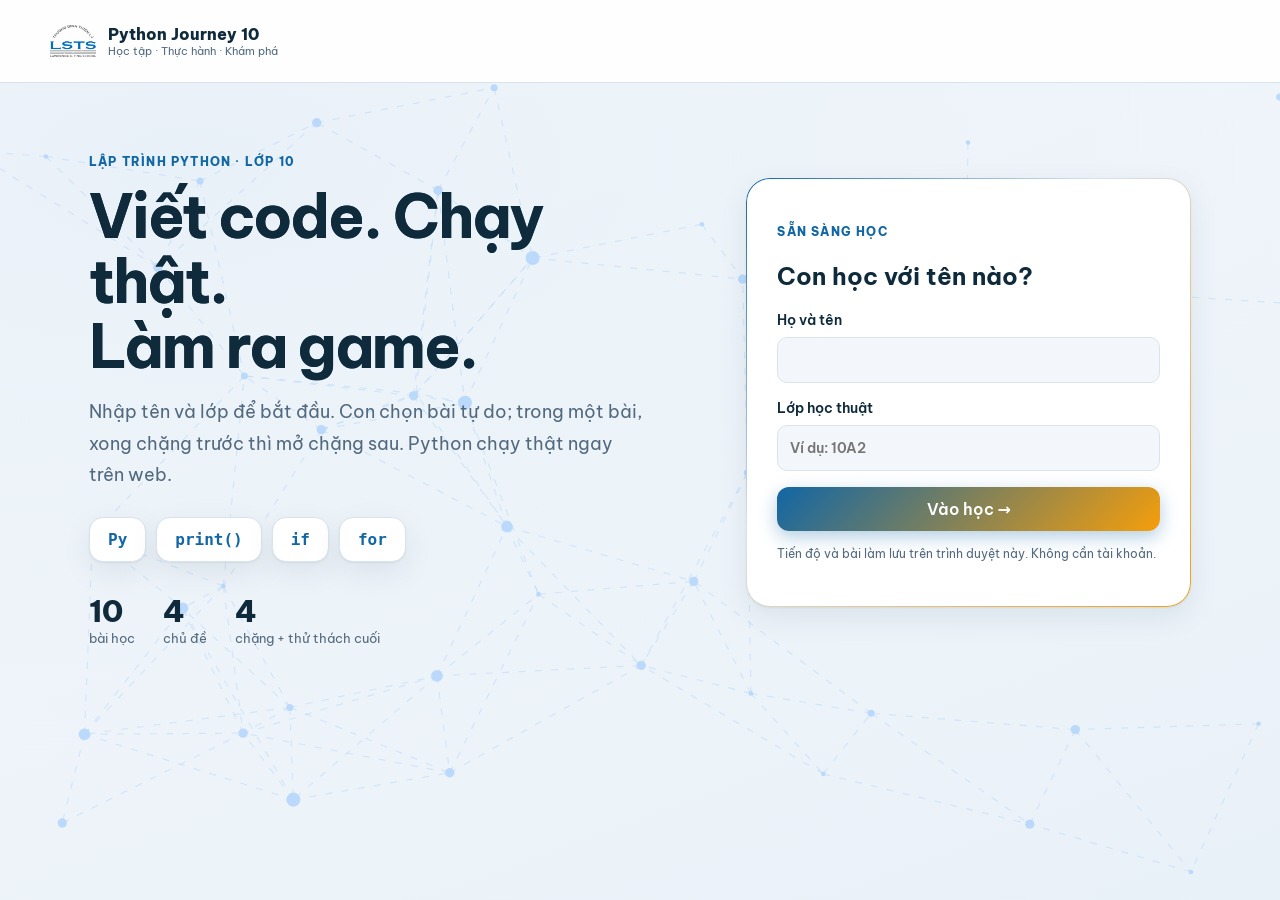
<file: index.html>
<!doctype html><html lang="vi"><head><meta charset="utf-8"><meta name="viewport" content="width=device-width,initial-scale=1"><meta name="theme-color" content="#1166a5"><title>Python Journey 10</title><link rel="stylesheet" href="./shared/shell.css?v=af8fc1d1ea38"><link rel="stylesheet" href="./shared/lab.css?v=af8fc1d1ea38"><script src="./shared/lab-shell.js?v=af8fc1d1ea38"></script></head><body><div id="app"></div><script src="./course.js?v=af8fc1d1ea38"></script><script>window.STANDALONE={...COURSE_CONFIG,base:"./"};</script><script src="./shared/store.js?v=af8fc1d1ea38"></script><script src="./shared/shell.js?v=af8fc1d1ea38"></script></body></html>
</file>
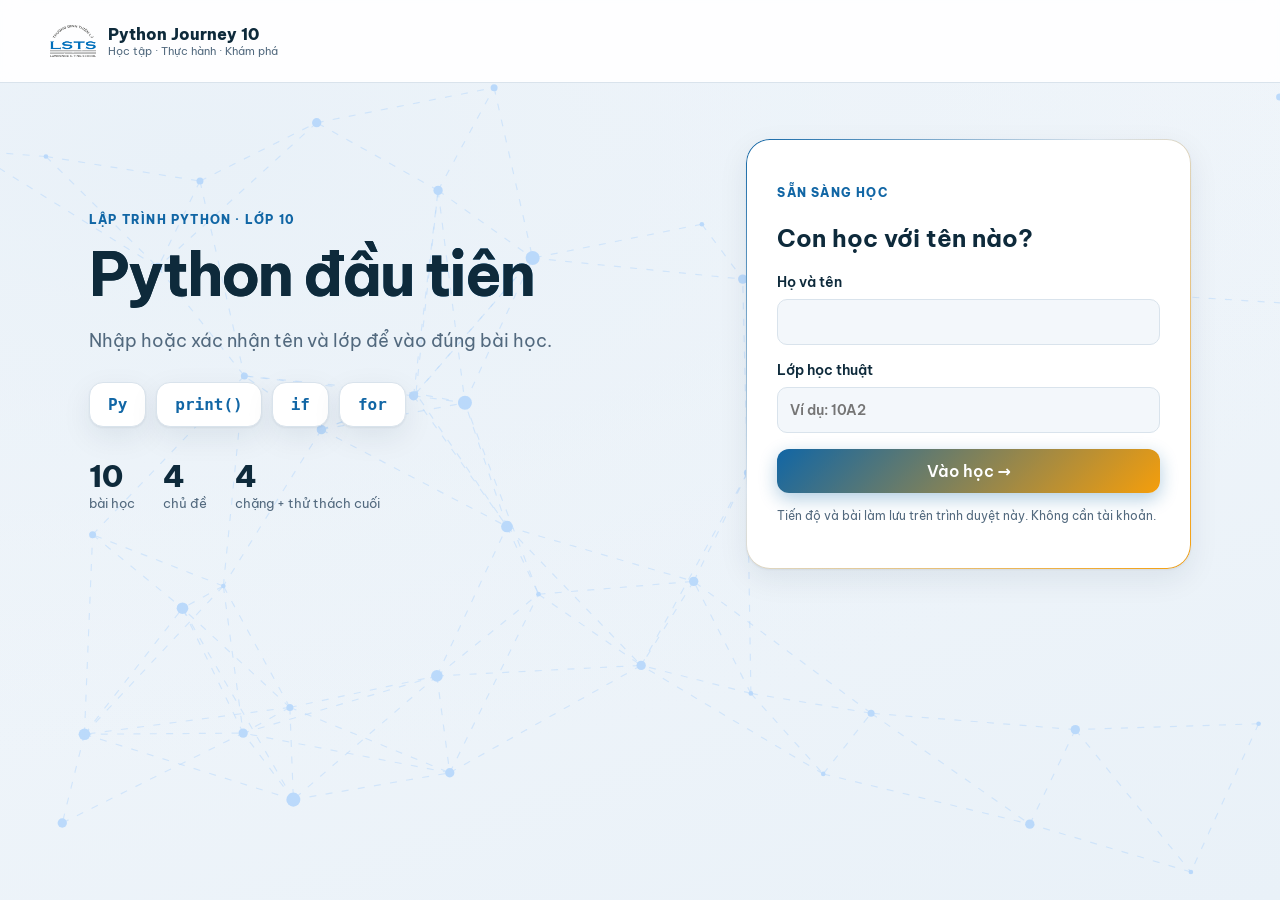
<file: bai01/index.html>
<!doctype html><html lang="vi"><head><meta charset="utf-8"><meta name="viewport" content="width=device-width,initial-scale=1"><meta name="theme-color" content="#1166a5"><title>Python Journey 10</title><link rel="stylesheet" href="../shared/shell.css?v=af8fc1d1ea38"><link rel="stylesheet" href="../shared/lab.css?v=af8fc1d1ea38"><script src="../shared/lab-shell.js?v=af8fc1d1ea38"></script></head><body><div id="app"></div><script src="../course.js?v=af8fc1d1ea38"></script><script>window.STANDALONE={...COURSE_CONFIG,base:"../",entry:"bai01"};</script><script src="../shared/store.js?v=af8fc1d1ea38"></script><script src="../shared/shell.js?v=af8fc1d1ea38"></script></body></html>
</file>
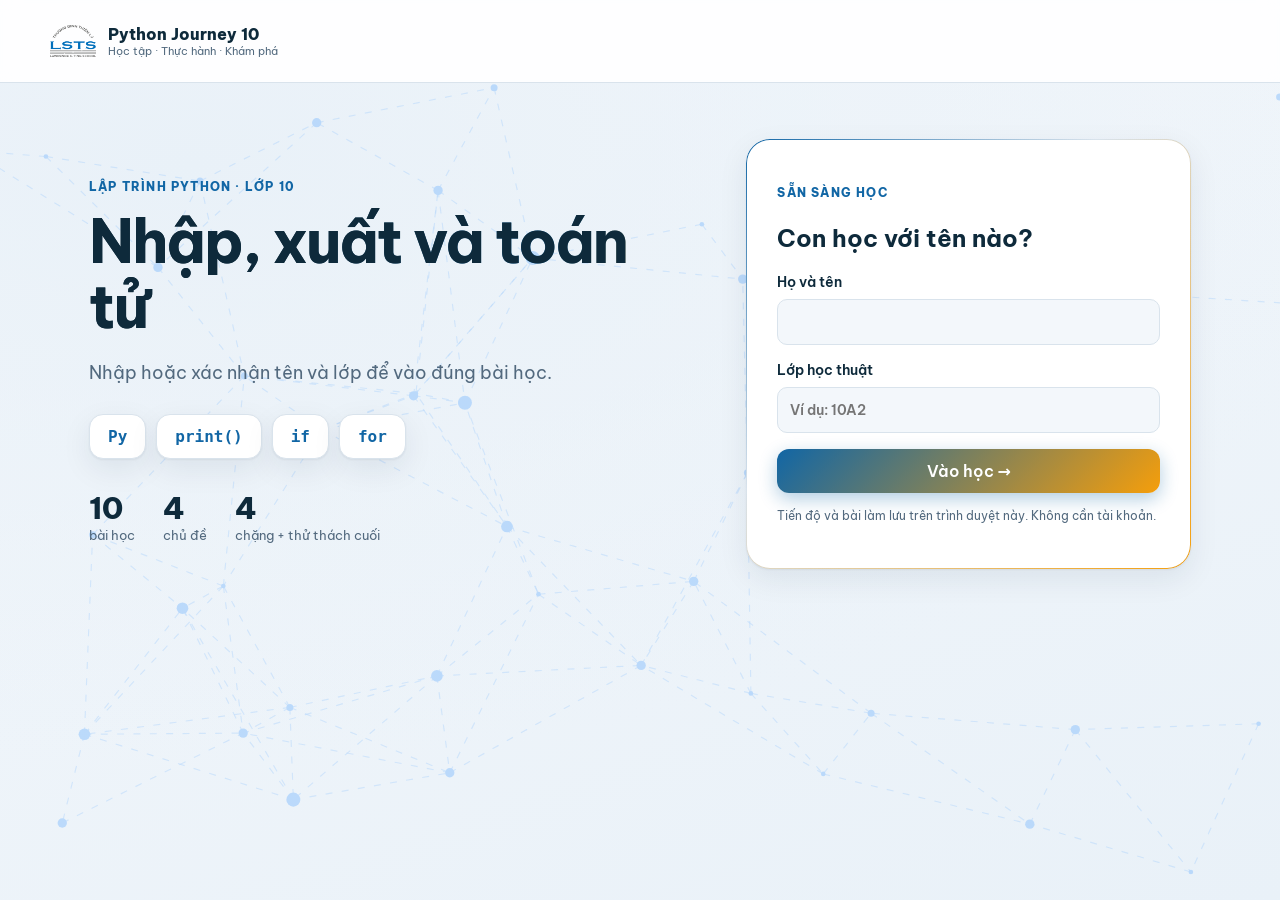
<file: bai02/index.html>
<!doctype html><html lang="vi"><head><meta charset="utf-8"><meta name="viewport" content="width=device-width,initial-scale=1"><meta name="theme-color" content="#1166a5"><title>Python Journey 10</title><link rel="stylesheet" href="../shared/shell.css?v=af8fc1d1ea38"><link rel="stylesheet" href="../shared/lab.css?v=af8fc1d1ea38"><script src="../shared/lab-shell.js?v=af8fc1d1ea38"></script></head><body><div id="app"></div><script src="../course.js?v=af8fc1d1ea38"></script><script>window.STANDALONE={...COURSE_CONFIG,base:"../",entry:"bai02"};</script><script src="../shared/store.js?v=af8fc1d1ea38"></script><script src="../shared/shell.js?v=af8fc1d1ea38"></script></body></html>
</file>
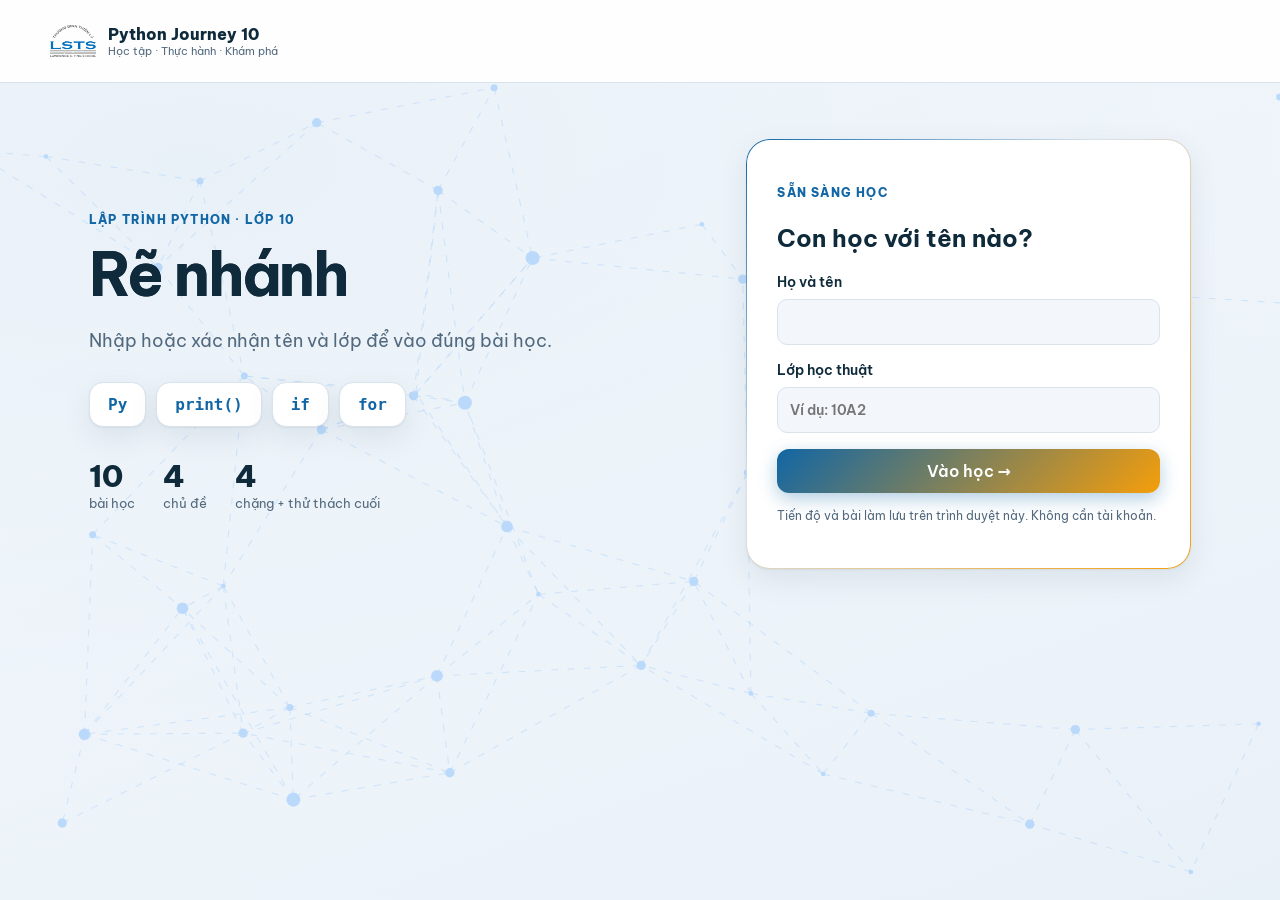
<file: bai03/index.html>
<!doctype html><html lang="vi"><head><meta charset="utf-8"><meta name="viewport" content="width=device-width,initial-scale=1"><meta name="theme-color" content="#1166a5"><title>Python Journey 10</title><link rel="stylesheet" href="../shared/shell.css?v=af8fc1d1ea38"><link rel="stylesheet" href="../shared/lab.css?v=af8fc1d1ea38"><script src="../shared/lab-shell.js?v=af8fc1d1ea38"></script></head><body><div id="app"></div><script src="../course.js?v=af8fc1d1ea38"></script><script>window.STANDALONE={...COURSE_CONFIG,base:"../",entry:"bai03"};</script><script src="../shared/store.js?v=af8fc1d1ea38"></script><script src="../shared/shell.js?v=af8fc1d1ea38"></script></body></html>
</file>
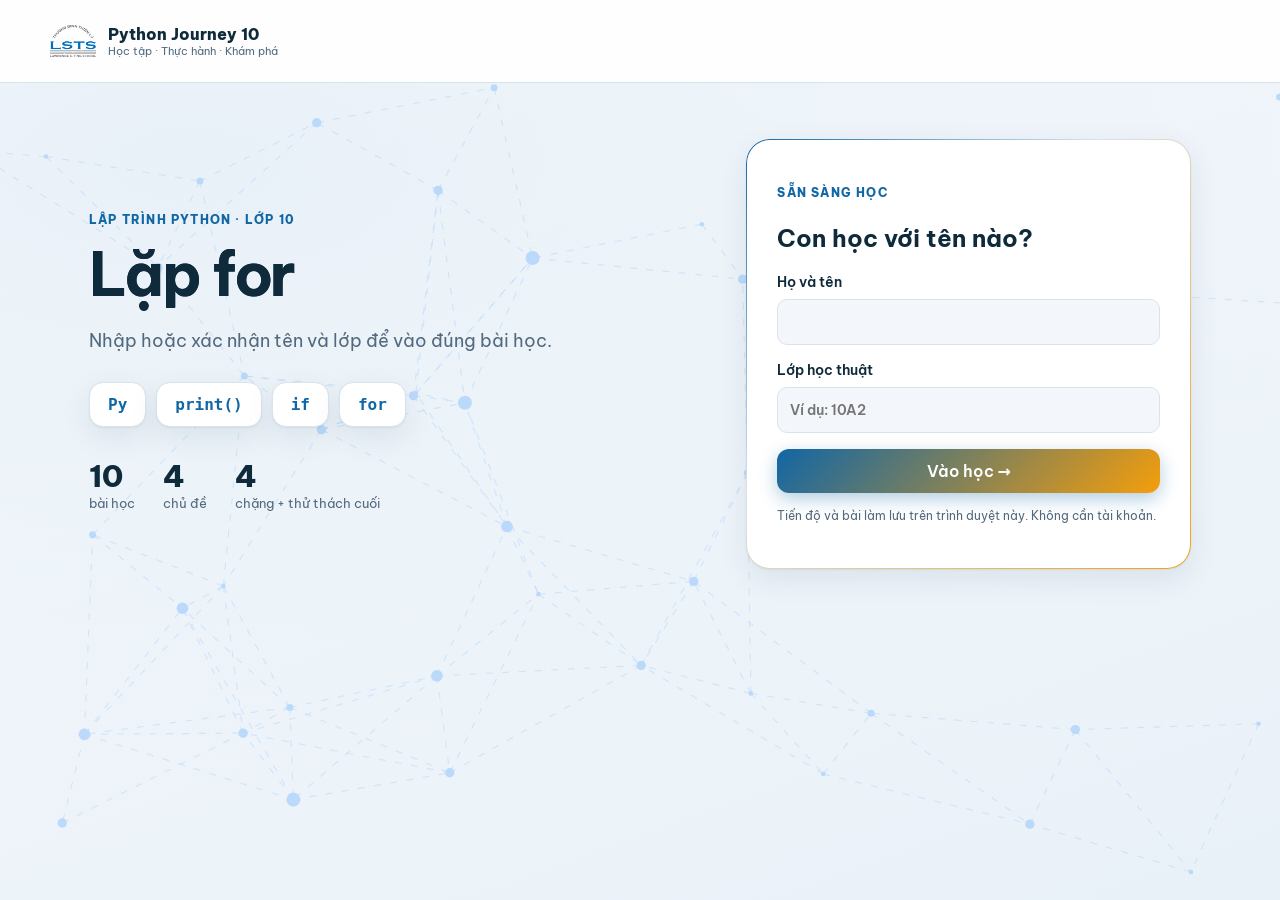
<file: bai04/index.html>
<!doctype html><html lang="vi"><head><meta charset="utf-8"><meta name="viewport" content="width=device-width,initial-scale=1"><meta name="theme-color" content="#1166a5"><title>Python Journey 10</title><link rel="stylesheet" href="../shared/shell.css?v=af8fc1d1ea38"><link rel="stylesheet" href="../shared/lab.css?v=af8fc1d1ea38"><script src="../shared/lab-shell.js?v=af8fc1d1ea38"></script></head><body><div id="app"></div><script src="../course.js?v=af8fc1d1ea38"></script><script>window.STANDALONE={...COURSE_CONFIG,base:"../",entry:"bai04"};</script><script src="../shared/store.js?v=af8fc1d1ea38"></script><script src="../shared/shell.js?v=af8fc1d1ea38"></script></body></html>
</file>
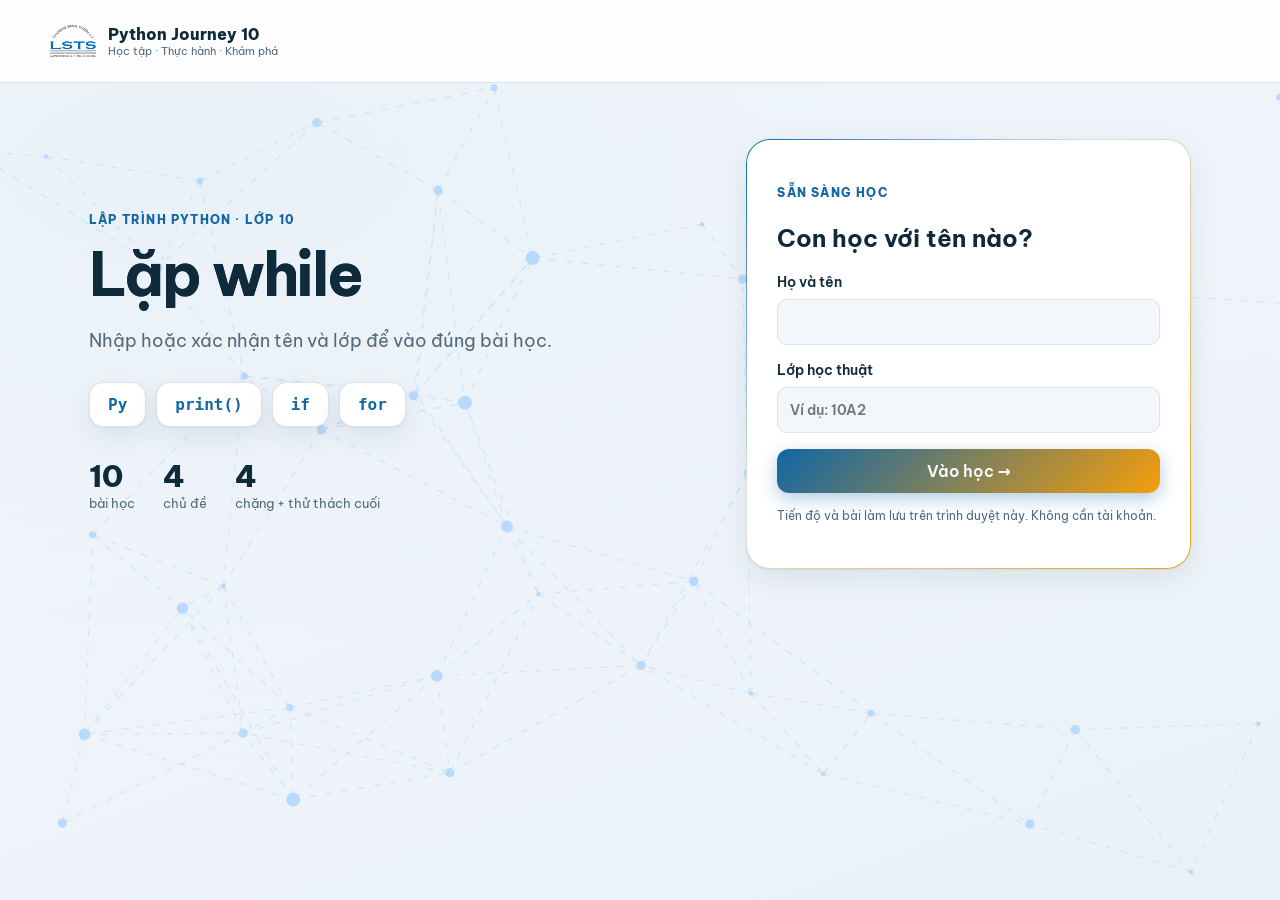
<file: bai05/index.html>
<!doctype html><html lang="vi"><head><meta charset="utf-8"><meta name="viewport" content="width=device-width,initial-scale=1"><meta name="theme-color" content="#1166a5"><title>Python Journey 10</title><link rel="stylesheet" href="../shared/shell.css?v=af8fc1d1ea38"><link rel="stylesheet" href="../shared/lab.css?v=af8fc1d1ea38"><script src="../shared/lab-shell.js?v=af8fc1d1ea38"></script></head><body><div id="app"></div><script src="../course.js?v=af8fc1d1ea38"></script><script>window.STANDALONE={...COURSE_CONFIG,base:"../",entry:"bai05"};</script><script src="../shared/store.js?v=af8fc1d1ea38"></script><script src="../shared/shell.js?v=af8fc1d1ea38"></script></body></html>
</file>
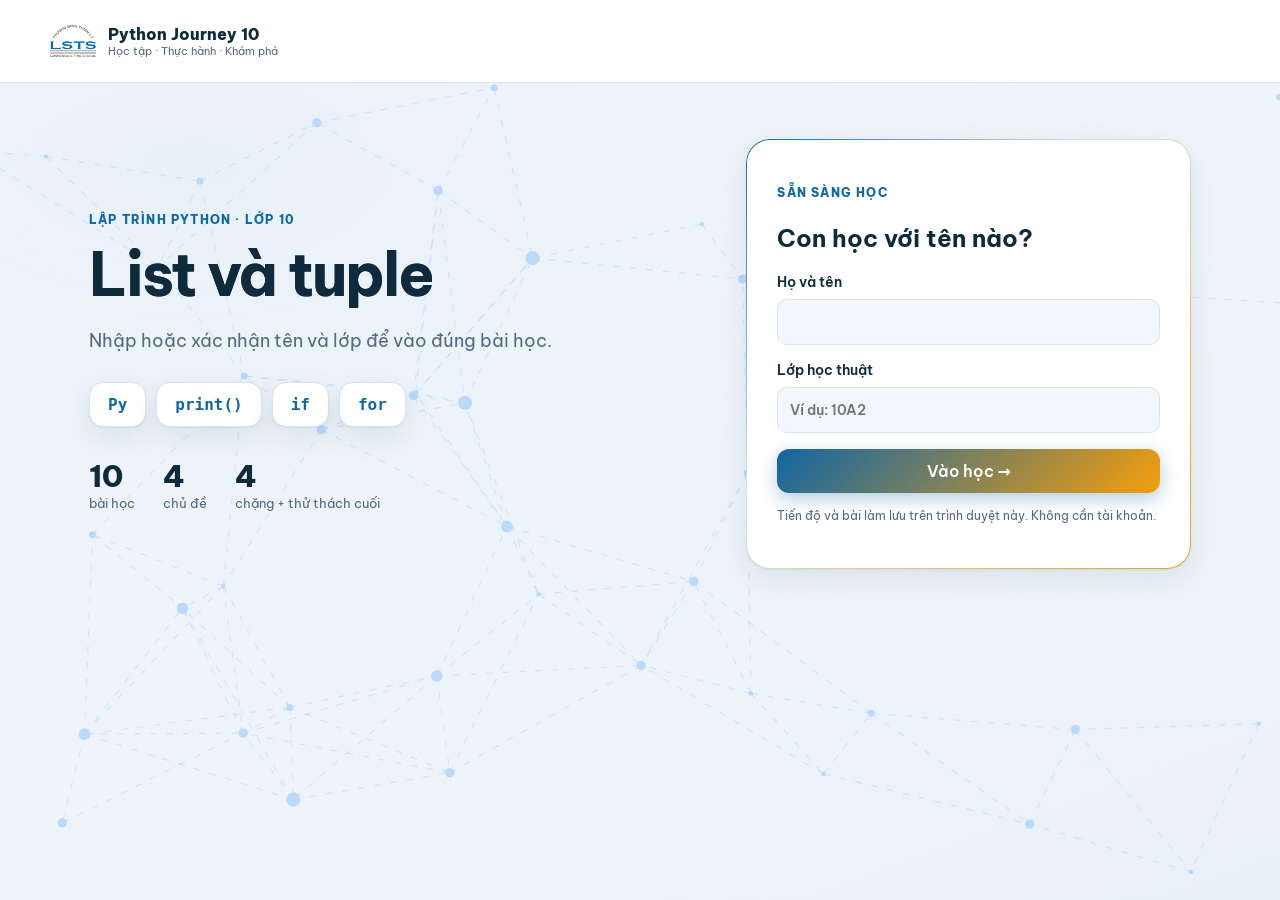
<file: bai06/index.html>
<!doctype html><html lang="vi"><head><meta charset="utf-8"><meta name="viewport" content="width=device-width,initial-scale=1"><meta name="theme-color" content="#1166a5"><title>Python Journey 10</title><link rel="stylesheet" href="../shared/shell.css?v=af8fc1d1ea38"><link rel="stylesheet" href="../shared/lab.css?v=af8fc1d1ea38"><script src="../shared/lab-shell.js?v=af8fc1d1ea38"></script></head><body><div id="app"></div><script src="../course.js?v=af8fc1d1ea38"></script><script>window.STANDALONE={...COURSE_CONFIG,base:"../",entry:"bai06"};</script><script src="../shared/store.js?v=af8fc1d1ea38"></script><script src="../shared/shell.js?v=af8fc1d1ea38"></script></body></html>
</file>
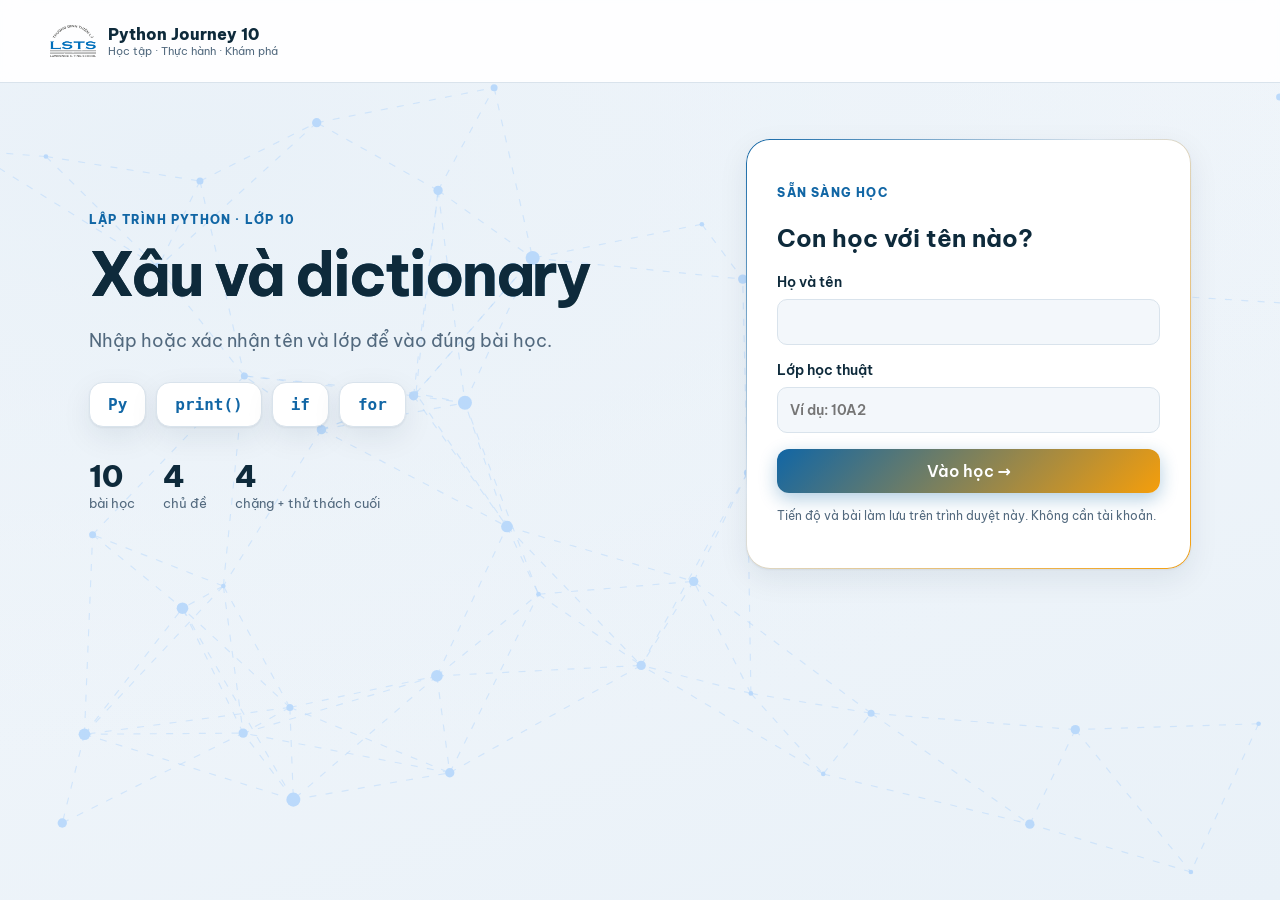
<file: bai07/index.html>
<!doctype html><html lang="vi"><head><meta charset="utf-8"><meta name="viewport" content="width=device-width,initial-scale=1"><meta name="theme-color" content="#1166a5"><title>Python Journey 10</title><link rel="stylesheet" href="../shared/shell.css?v=af8fc1d1ea38"><link rel="stylesheet" href="../shared/lab.css?v=af8fc1d1ea38"><script src="../shared/lab-shell.js?v=af8fc1d1ea38"></script></head><body><div id="app"></div><script src="../course.js?v=af8fc1d1ea38"></script><script>window.STANDALONE={...COURSE_CONFIG,base:"../",entry:"bai07"};</script><script src="../shared/store.js?v=af8fc1d1ea38"></script><script src="../shared/shell.js?v=af8fc1d1ea38"></script></body></html>
</file>
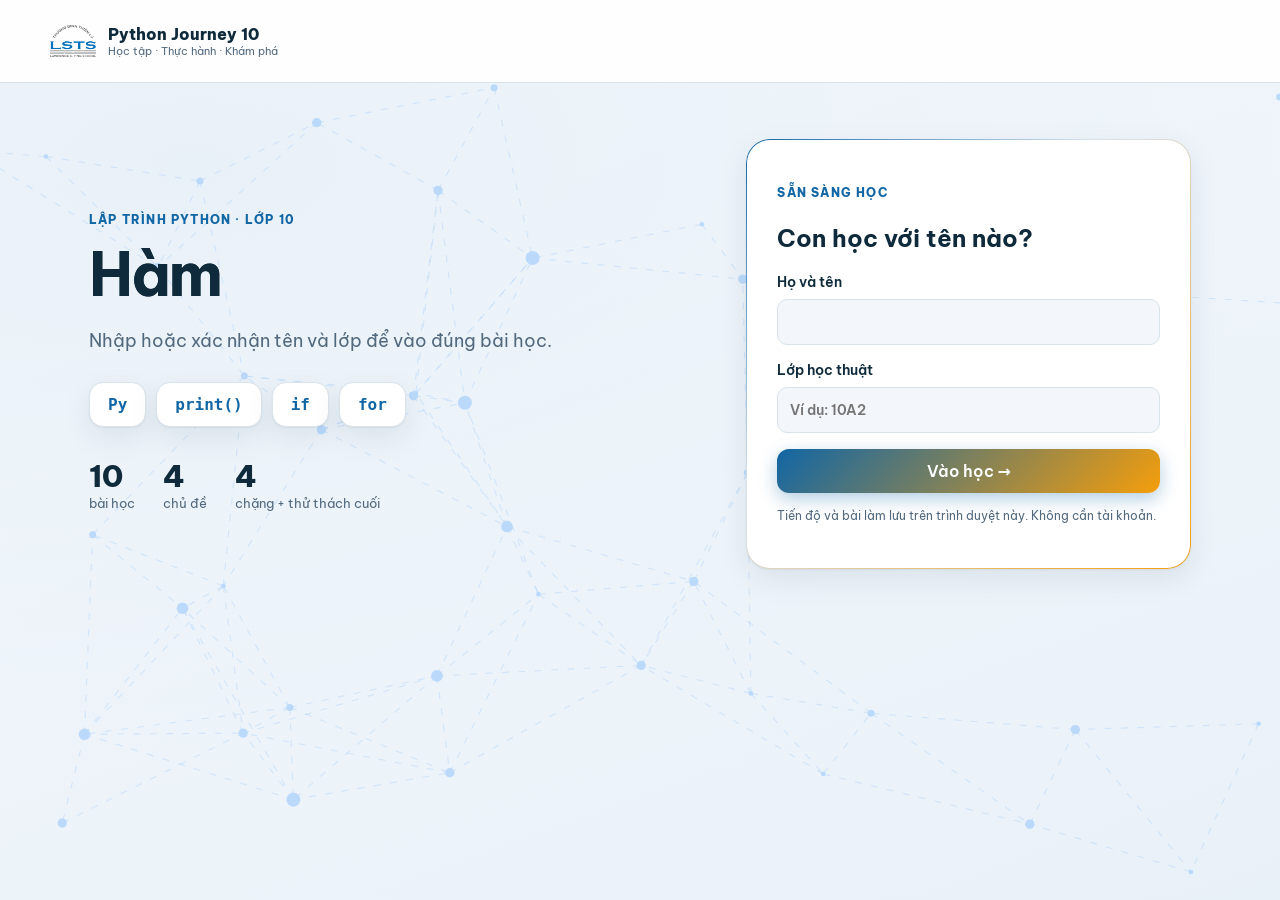
<file: bai08/index.html>
<!doctype html><html lang="vi"><head><meta charset="utf-8"><meta name="viewport" content="width=device-width,initial-scale=1"><meta name="theme-color" content="#1166a5"><title>Python Journey 10</title><link rel="stylesheet" href="../shared/shell.css?v=af8fc1d1ea38"><link rel="stylesheet" href="../shared/lab.css?v=af8fc1d1ea38"><script src="../shared/lab-shell.js?v=af8fc1d1ea38"></script></head><body><div id="app"></div><script src="../course.js?v=af8fc1d1ea38"></script><script>window.STANDALONE={...COURSE_CONFIG,base:"../",entry:"bai08"};</script><script src="../shared/store.js?v=af8fc1d1ea38"></script><script src="../shared/shell.js?v=af8fc1d1ea38"></script></body></html>
</file>
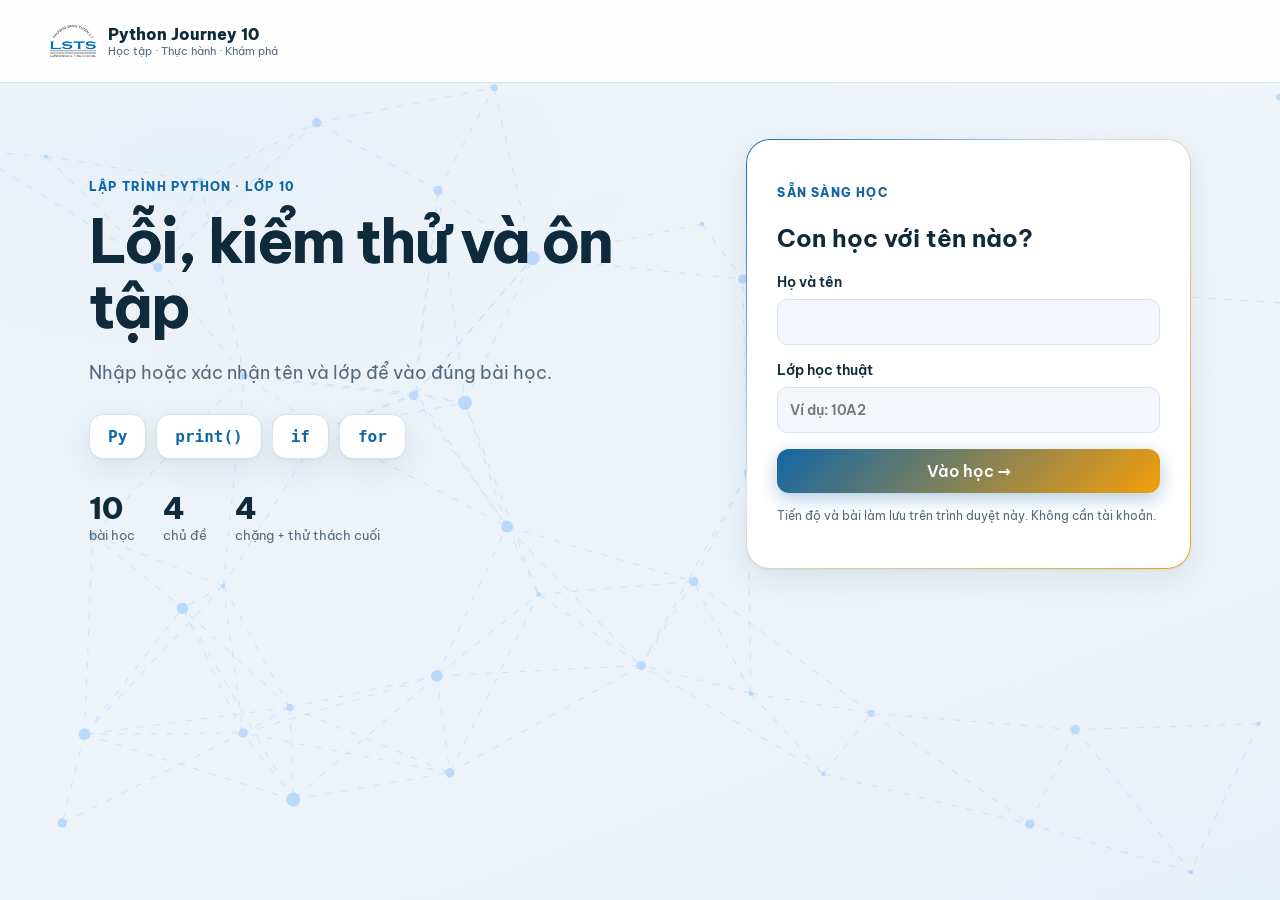
<file: bai09/index.html>
<!doctype html><html lang="vi"><head><meta charset="utf-8"><meta name="viewport" content="width=device-width,initial-scale=1"><meta name="theme-color" content="#1166a5"><title>Python Journey 10</title><link rel="stylesheet" href="../shared/shell.css?v=af8fc1d1ea38"><link rel="stylesheet" href="../shared/lab.css?v=af8fc1d1ea38"><script src="../shared/lab-shell.js?v=af8fc1d1ea38"></script></head><body><div id="app"></div><script src="../course.js?v=af8fc1d1ea38"></script><script>window.STANDALONE={...COURSE_CONFIG,base:"../",entry:"bai09"};</script><script src="../shared/store.js?v=af8fc1d1ea38"></script><script src="../shared/shell.js?v=af8fc1d1ea38"></script></body></html>
</file>
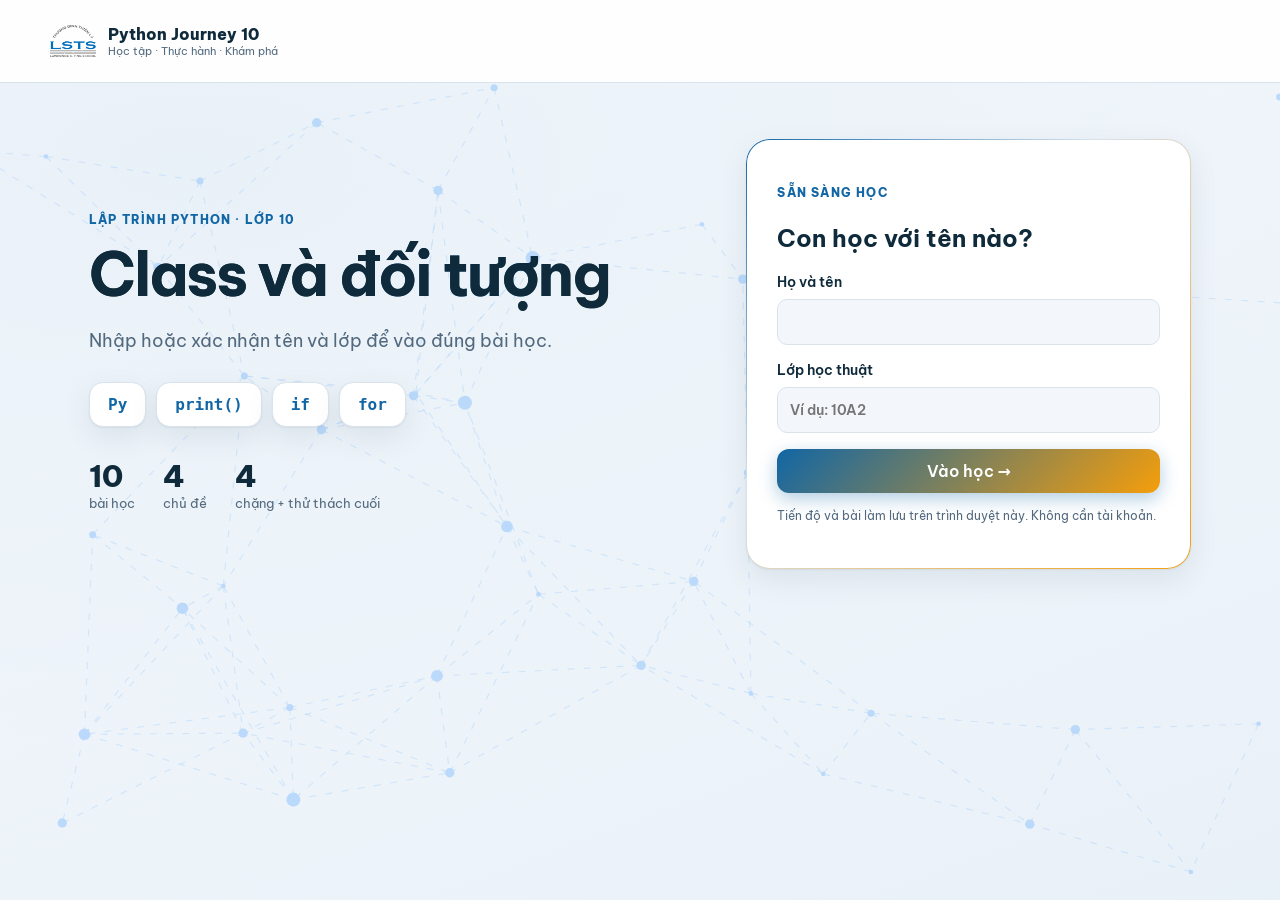
<file: bai10/index.html>
<!doctype html><html lang="vi"><head><meta charset="utf-8"><meta name="viewport" content="width=device-width,initial-scale=1"><meta name="theme-color" content="#1166a5"><title>Python Journey 10</title><link rel="stylesheet" href="../shared/shell.css?v=af8fc1d1ea38"><link rel="stylesheet" href="../shared/lab.css?v=af8fc1d1ea38"><script src="../shared/lab-shell.js?v=af8fc1d1ea38"></script></head><body><div id="app"></div><script src="../course.js?v=af8fc1d1ea38"></script><script>window.STANDALONE={...COURSE_CONFIG,base:"../",entry:"bai10"};</script><script src="../shared/store.js?v=af8fc1d1ea38"></script><script src="../shared/shell.js?v=af8fc1d1ea38"></script></body></html>
</file>
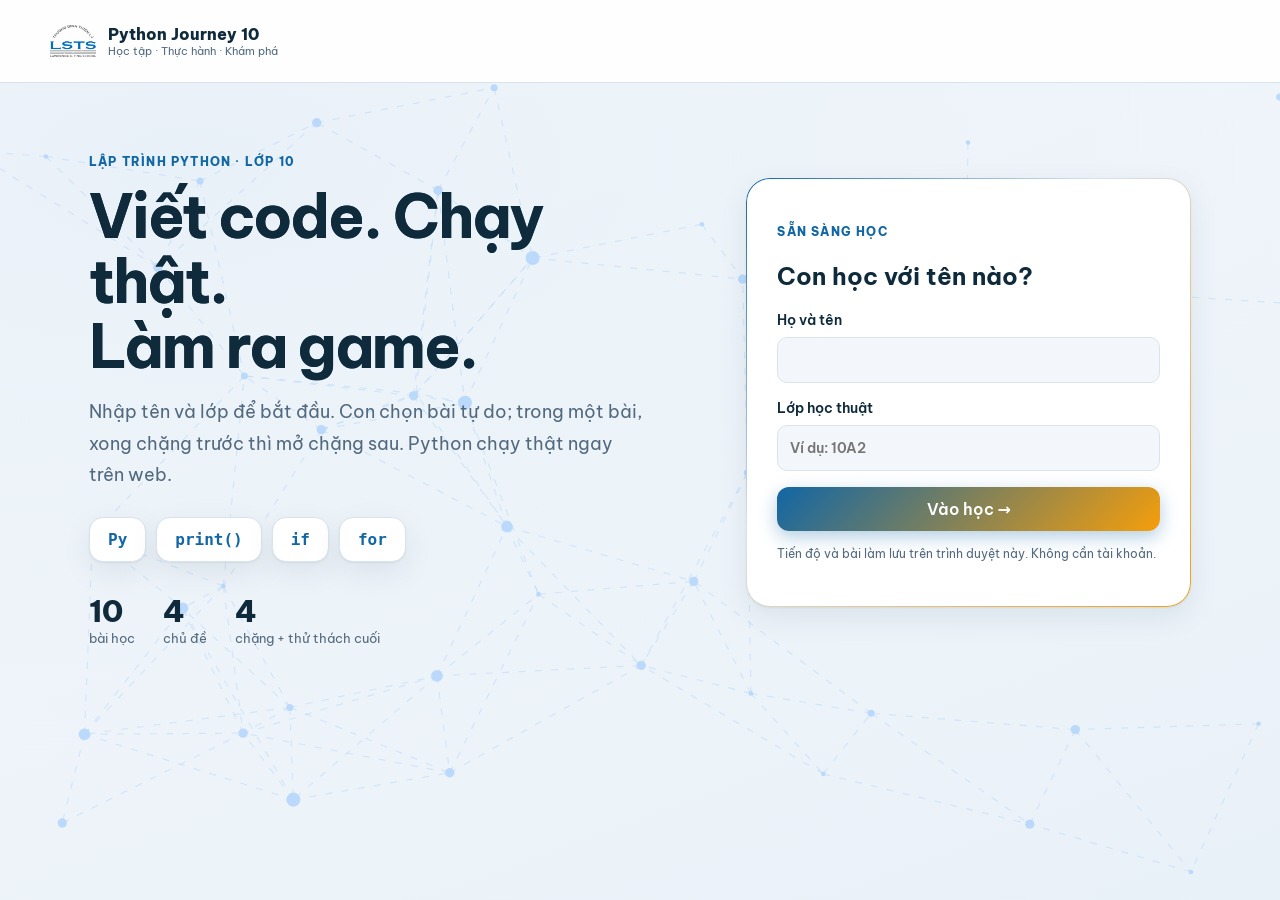
<file: bai11/index.html>
<!doctype html><html lang="vi"><head><meta charset="utf-8"><meta name="viewport" content="width=device-width,initial-scale=1"><meta name="theme-color" content="#1166a5"><title>Python Journey 10</title><link rel="stylesheet" href="../shared/shell.css?v=58b487c8ef3d"><link rel="stylesheet" href="../shared/lab.css?v=58b487c8ef3d"><script src="../shared/lab-shell.js?v=58b487c8ef3d"></script></head><body><div id="app"></div><script src="../course.js?v=58b487c8ef3d"></script><script>window.STANDALONE={...COURSE_CONFIG,base:"../",entry:"bai11"};</script><script src="../shared/store.js?v=58b487c8ef3d"></script><script src="../shared/shell.js?v=58b487c8ef3d"></script></body></html>
</file>
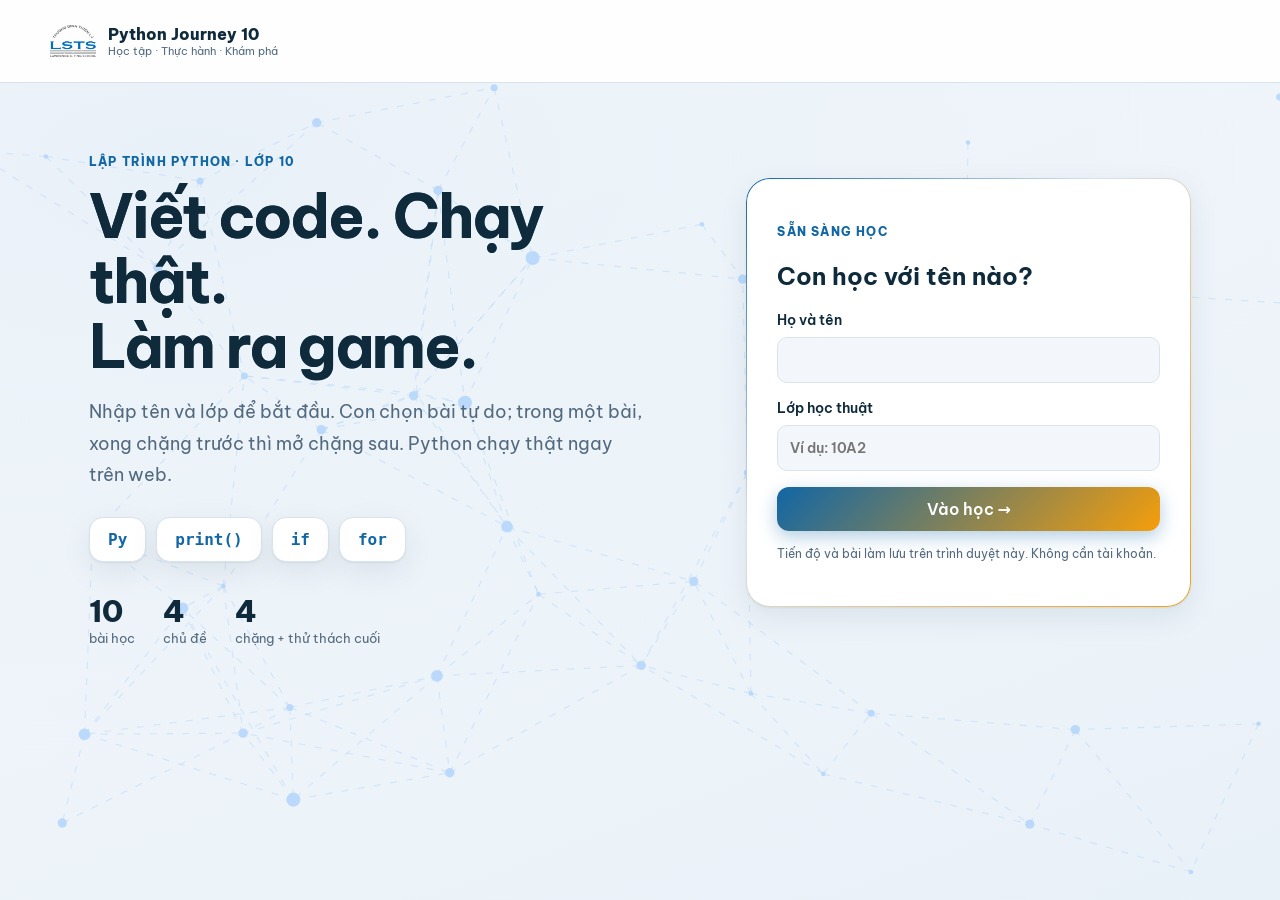
<file: bai12/index.html>
<!doctype html><html lang="vi"><head><meta charset="utf-8"><meta name="viewport" content="width=device-width,initial-scale=1"><meta name="theme-color" content="#1166a5"><title>Python Journey 10</title><link rel="stylesheet" href="../shared/shell.css?v=58b487c8ef3d"><link rel="stylesheet" href="../shared/lab.css?v=58b487c8ef3d"><script src="../shared/lab-shell.js?v=58b487c8ef3d"></script></head><body><div id="app"></div><script src="../course.js?v=58b487c8ef3d"></script><script>window.STANDALONE={...COURSE_CONFIG,base:"../",entry:"bai12"};</script><script src="../shared/store.js?v=58b487c8ef3d"></script><script src="../shared/shell.js?v=58b487c8ef3d"></script></body></html>
</file>
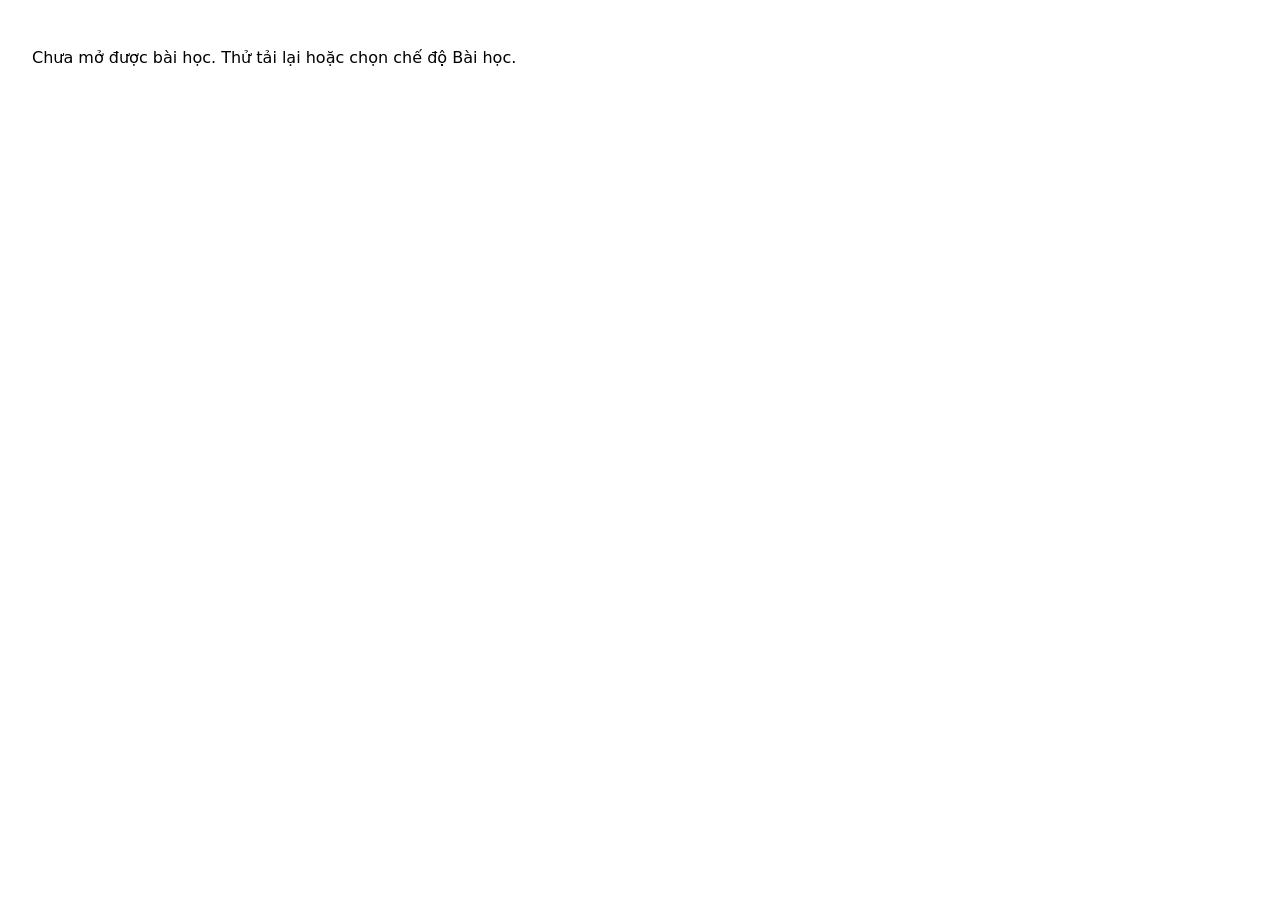
<file: runtime/lesson.html>
<!doctype html><html lang="vi"><head><meta charset="utf-8"><meta name="viewport" content="width=device-width,initial-scale=1"><title>Bài học</title></head><body><p>Đang mở bài…</p><script src="config.js?v=af8fc1d1ea38"></script><script src="store.js?v=af8fc1d1ea38"></script><script src="local-runtime.js?v=af8fc1d1ea38"></script><script src="boot.js?v=af8fc1d1ea38"></script></body></html>
</file>
<file: shared/shell.css>
@import url('https://fonts.googleapis.com/css2?family=Be+Vietnam+Pro:wght@400;500;600;700;800&display=swap');
:root{font-family:'Be Vietnam Pro',system-ui,sans-serif;color:#17324b;background:#f3f6fa;--accent:#087d78;--wash:#e8f5f2}*{box-sizing:border-box}body{margin:0}button,input,select{font:inherit}button,a{touch-action:manipulation}button{cursor:pointer}button:disabled{opacity:.6;cursor:wait}button:focus-visible,a:focus-visible,input:focus-visible,select:focus-visible{outline:3px solid #d97706;outline-offset:3px}a{color:var(--accent);text-decoration:none}button,.button{display:inline-flex;align-items:center;justify-content:center;gap:8px;border:1px solid #c9d7e3;background:white;color:#17324b;border-radius:10px;min-height:44px;padding:10px 15px;font-weight:600}.primary{background:var(--accent);color:#fff;border-color:var(--accent)}.brand{display:flex;align-items:center;gap:12px;font-weight:800}.brand img{width:46px;height:46px;object-fit:contain}.brand small{display:block;font-size:11px;font-weight:400;color:#52697e}.header{display:flex;justify-content:space-between;align-items:center;gap:16px;padding:18px max(22px,calc((100vw - 1180px)/2));background:#fff;border-bottom:1px solid #dae3eb}.actions{display:flex;align-items:center;gap:8px;flex-wrap:wrap}.container{max-width:1180px;padding:30px 22px 70px;margin:auto}h1{font-size:clamp(28px,4vw,44px);line-height:1.25;letter-spacing:-.04em}p{line-height:1.75;color:#52697e}.eyebrow{font-size:12px;letter-spacing:.1em;text-transform:uppercase;color:var(--accent);font-weight:800}.welcome{display:grid;grid-template-columns:1fr 1fr;gap:50px;align-items:center;max-width:1050px;min-height:70vh;margin:auto}.welcome h1{max-width:530px}.intro-symbols{display:flex;gap:12px;margin-top:30px}.intro-symbols span{display:grid;place-items:center;padding:18px;border-radius:14px;background:var(--wash);color:var(--accent);font-weight:800}.panel{background:white;border:1px solid #d8e2eb;border-radius:20px;padding:28px}.field{display:block;margin:16px 0;font-size:14px;font-weight:600}.field input,.field select{display:block;width:100%;min-height:46px;margin-top:8px;border:1px solid #99adc0;background:white;padding:10px 12px;border-radius:9px;color:#17324b}.hint{font-size:12px}.notice{border:1px solid #b9dacf;background:var(--wash);border-radius:14px;padding:16px 20px;margin:20px 0;font-size:14px;line-height:1.6}.error{background:#fff0ed;color:#9f3028;padding:12px;border-radius:10px}.grid{display:grid;grid-template-columns:repeat(auto-fill,minmax(300px,1fr));gap:18px}.card{display:flex;flex-direction:column;gap:10px;padding:23px;background:white;border:1px solid #d8e2eb;border-radius:18px;color:#17324b}.card:hover{border-color:var(--accent);box-shadow:0 8px 25px #17324b0d}.card h2{font-size:19px;margin:4px 0;line-height:1.45}.card p{font-size:13px;margin:0}.card-bottom{border-top:1px solid #d8e2eb;padding-top:14px;display:flex;justify-content:space-between;font-size:13px}.stats{display:flex;gap:20px;flex-wrap:wrap;margin:20px 0}.stats div{padding:16px 25px;background:white;border:1px solid #d8e2eb;border-radius:14px}.stats b{font-size:26px}.stats small{display:block;color:#52697e}.bar{height:50px;display:flex;align-items:center;justify-content:space-between;gap:8px;background:white;border-bottom:1px solid #d8e2eb;padding:3px 10px}.bar button{padding:5px 9px;font-size:12px}.bar .title{font-size:12px;max-width:44%;white-space:nowrap;overflow:hidden;text-overflow:ellipsis}.bar .status{font-size:11px;color:#52697e}.frame{width:100%;height:calc(100dvh - 50px);display:block;border:0}.tools{position:fixed;top:54px;right:10px;width:min(350px,calc(100vw - 20px));z-index:100;background:white;padding:18px;border:1px solid #c9d7e3;border-radius:14px;box-shadow:0 15px 40px #17324b25}.tools button{width:100%;margin:4px 0;justify-content:flex-start}.tools p{font-size:12px}.footer{padding:25px;text-align:center;font-size:12px;color:#52697e}dialog{border:1px solid #c9d7e3;border-radius:18px;max-width:560px;width:calc(100vw - 30px);padding:25px;max-height:90dvh}dialog::backdrop{background:#112d4266}.hidden{display:none!important}.lesson-page{overflow:hidden}@media(max-width:650px){.welcome{grid-template-columns:1fr;gap:18px;min-height:0}.welcome h1{font-size:29px}.intro-symbols{display:none}.container{padding:24px 16px}.panel{padding:22px}.header{padding:13px 16px}.header .brand{font-size:14px}.grid{grid-template-columns:1fr}.bar .title{display:none}.bar .status{max-width:110px;overflow:hidden;white-space:nowrap;text-overflow:ellipsis}.bar .actions{gap:5px}.stats{gap:8px}.stats div{flex:1;padding:12px}.footer{font-size:11px}}@media(prefers-reduced-motion:reduce){*{scroll-behavior:auto!important;animation:none!important;transition:none!important}}

.bar .actions{flex-wrap:nowrap;flex-shrink:0}.bar button{white-space:nowrap}.bar #back{flex-shrink:0}@media(max-width:650px){.bar .status{display:none}.bar{justify-content:space-between}.bar .actions{gap:6px}}

.resume{display:flex;align-items:center;justify-content:space-between;gap:16px;background:var(--wash);border:1px solid #bdd4d6;border-radius:18px;padding:20px}.resume h2{margin:8px 0;font-size:22px}.resume p{margin:0;font-size:13px}.course-filters{display:grid;grid-template-columns:2fr 1.5fr 1fr 1fr;gap:12px;margin-top:25px}.course-filters label{font-size:12px;font-weight:700}.course-filters input,.course-filters select{display:block;width:100%;font:inherit;min-height:44px;margin-top:7px;padding:10px;border:1px solid #b0c4d2;border-radius:9px;background:white}.card[hidden]{display:none!important}@media(max-width:700px){.course-filters{grid-template-columns:1fr 1fr}.resume{align-items:flex-start;flex-direction:column}.resume .button{width:100%}}

.world-page .bar{display:none}.world-page .frame{height:100dvh}.hope-choice{margin:12px 0}.hope-toggle{font:inherit;padding:10px 12px;border:1px solid #d1aa4d;border-radius:10px;background:#fff6d9;color:#765117;min-height:44px}
</file>
<file: shared/lab.css>
/* Giao diện "lab" (11/10/2026) — trang vào, trang khoá, thanh bài học. Bật bằng html[data-ui=lab].
 * Màu theo khoá: html[data-course=ml-level1] (Data Lab, sáng) · html[data-course=dl-11] (Deep Lab, tối). */
html[data-ui=lab]{
  --lab-bg:#F3F7FB;--lab-bg2:#E9F1F8;--lab-ink:#0E2A3B;--lab-muted:#52697E;--lab-card:#FFFFFF;--lab-line:#D9E3EC;
  --lab-a1:#0D9488;--lab-a2:#2563EB;--lab-a3:#F59E0B;--lab-hero1:#0B3B4A;--lab-hero2:#0E7C74;--lab-glow:rgba(13,148,136,.35);
  --lab-net:#7DD3C7;--lab-chip:#E3F4F1;--lab-chip-ink:#0B6B64;--lab-shadow:0 1px 2px rgba(14,42,59,.06),0 10px 30px rgba(14,42,59,.08);
  --accent:var(--lab-a1);--wash:var(--lab-chip);
}
/* Python, SQL, C++ (12/10/2026): sáng như Data Lab, giữ màu nhận diện cũ của từng khoá. */
html[data-ui=lab][data-course=python-10]{
  --lab-a1:#1166A5;--lab-a2:#F59E0B;--lab-a3:#0D9488;--lab-hero1:#0B2E4F;--lab-hero2:#1166A5;--lab-glow:rgba(17,102,165,.32);
  --lab-net:#93C5FD;--lab-chip:#EAF5FF;--lab-chip-ink:#0B4F82;
}
html[data-ui=lab][data-course=sql-11]{
  --lab-a1:#087D78;--lab-a2:#2563EB;--lab-a3:#F59E0B;--lab-hero1:#0A3B39;--lab-hero2:#087D78;--lab-glow:rgba(8,125,120,.32);
  --lab-net:#86D9C9;--lab-chip:#E7F6F0;--lab-chip-ink:#06605C;
}
html[data-ui=lab][data-course=cpp-8-v2]{
  --lab-a1:#5640A5;--lab-a2:#F59E0B;--lab-a3:#EC4899;--lab-hero1:#241A4F;--lab-hero2:#5640A5;--lab-glow:rgba(86,64,165,.32);
  --lab-net:#C4B5FD;--lab-chip:#F1EDFF;--lab-chip-ink:#43308A;
}
html[data-ui=lab][data-course=dl-11]{
  --lab-bg:#0A0F1F;--lab-bg2:#0F1630;--lab-ink:#E8EBF8;--lab-muted:#A2ABCF;--lab-card:#121A35;--lab-line:#28335E;
  --lab-a1:#8B5CF6;--lab-a2:#22D3EE;--lab-a3:#F472B6;--lab-hero1:#1E1B4B;--lab-hero2:#4C1D95;--lab-glow:rgba(139,92,246,.45);
  --lab-net:#A78BFA;--lab-chip:#1E2450;--lab-chip-ink:#C4B5FD;--lab-shadow:0 1px 2px rgba(0,0,0,.4),0 14px 40px rgba(0,0,0,.45);
  color-scheme:dark;
}
html[data-ui=lab],html[data-ui=lab] body{background:var(--lab-bg);color:var(--lab-ink)}
html[data-ui=lab] p{color:var(--lab-muted)}
html[data-ui=lab] h1,html[data-ui=lab] h2{color:var(--lab-ink)}
html[data-ui=lab] .eyebrow{color:var(--lab-a1)}
html[data-ui=lab][data-course=dl-11] .eyebrow{color:var(--lab-a2)}
html[data-ui=lab] button,html[data-ui=lab] .button{background:var(--lab-card);color:var(--lab-ink);border-color:var(--lab-line);border-radius:12px;transition:transform .15s,box-shadow .15s,border-color .15s}
html[data-ui=lab] button:hover,html[data-ui=lab] .button:hover{border-color:var(--lab-a1);box-shadow:0 0 0 3px var(--lab-glow)}
html[data-ui=lab] .primary{background:linear-gradient(135deg,var(--lab-a1),var(--lab-a2));color:#fff;border:0;box-shadow:0 6px 18px var(--lab-glow)}
html[data-ui=lab] .primary:hover{transform:translateY(-1px)}
html[data-ui=lab] .field input,html[data-ui=lab] .field select,html[data-ui=lab] .course-filters input,html[data-ui=lab] .course-filters select{background:var(--lab-bg);color:var(--lab-ink);border-color:var(--lab-line);border-radius:10px}
html[data-ui=lab] .field input:focus,html[data-ui=lab] .field select:focus{border-color:var(--lab-a1);box-shadow:0 0 0 3px var(--lab-glow);outline:0}

/* ---------------- đầu trang */
html[data-ui=lab] .header.lab-header{background:color-mix(in srgb,var(--lab-card) 86%,transparent);backdrop-filter:blur(10px);border-bottom:1px solid var(--lab-line);position:sticky;top:0;z-index:20}
html[data-ui=lab] .brand{color:var(--lab-ink)}
html[data-ui=lab] .brand small{color:var(--lab-muted)}
html[data-ui=lab][data-course=dl-11] .brand img{filter:brightness(0) invert(1)}
html[data-ui=lab] .lab-chip{background:var(--lab-chip);color:var(--lab-chip-ink);border-color:transparent;border-radius:999px}

/* ---------------- nền mạng động */
.lab-net{position:absolute;inset:0;width:100%;height:100%;pointer-events:none;opacity:.55}
.lab-net line{stroke:var(--lab-net);stroke-width:1;stroke-dasharray:6 8;animation:lab-flow 6s linear infinite;opacity:.55}
.lab-net circle{fill:var(--lab-net);animation:lab-pulse 3.2s ease-in-out infinite}
@keyframes lab-flow{to{stroke-dashoffset:-140}}
@keyframes lab-pulse{0%,100%{opacity:.35}50%{opacity:1}}

/* ---------------- trang vào */
.lab-gate{position:relative;min-height:calc(100dvh - 83px);overflow:hidden;background:radial-gradient(1200px 600px at 15% 10%,var(--lab-bg2),transparent),linear-gradient(160deg,var(--lab-bg),var(--lab-bg2))}
.lab-gate-inner{position:relative;max-width:1150px;margin:auto;padding:56px 24px 64px;display:grid;grid-template-columns:1.15fr .85fr;gap:56px;align-items:center}
.lab-gate-text h1{font-size:clamp(34px,5vw,60px);line-height:1.08;letter-spacing:-.035em;margin:10px 0 18px;max-width:640px;
  background:linear-gradient(120deg,var(--lab-ink) 30%,var(--lab-a1) 70%,var(--lab-a2));-webkit-background-clip:text;background-clip:text;color:transparent}
.lab-lead{font-size:18px;max-width:560px}
html[data-ui=lab] .intro-symbols{display:flex;gap:10px;flex-wrap:wrap;margin-top:26px}
html[data-ui=lab] .intro-symbols span{padding:12px 18px;border-radius:14px;background:var(--lab-card);color:var(--lab-a1);border:1px solid var(--lab-line);box-shadow:var(--lab-shadow);font-weight:800;font-family:"JetBrains Mono",Consolas,monospace}
html[data-ui=lab][data-course=dl-11] .intro-symbols span{color:var(--lab-a2);box-shadow:0 0 18px var(--lab-glow)}
.lab-facts{display:flex;gap:28px;margin:30px 0 0;padding:0}
.lab-facts div{margin:0}.lab-facts dt{font-size:30px;font-weight:800;color:var(--lab-ink)}.lab-facts dd{margin:0;font-size:13px;color:var(--lab-muted)}
html[data-ui=lab] .panel.lab-panel{background:var(--lab-card);border:1px solid var(--lab-line);border-radius:24px;box-shadow:var(--lab-shadow);padding:30px;position:relative}
html[data-ui=lab] .panel.lab-panel::before{content:"";position:absolute;inset:-1px;border-radius:24px;padding:1px;background:linear-gradient(135deg,var(--lab-a1),transparent 40%,var(--lab-a2));-webkit-mask:linear-gradient(#000 0 0) content-box,linear-gradient(#000 0 0);-webkit-mask-composite:xor;mask-composite:exclude;pointer-events:none}

/* ---------------- trang khoá */
.lab-home{max-width:1200px}
.lab-hero{position:relative;overflow:hidden;display:grid;grid-template-columns:1fr auto;gap:30px;align-items:center;padding:36px 38px;border-radius:28px;
  background:linear-gradient(135deg,var(--lab-hero1),var(--lab-hero2));color:#fff;box-shadow:var(--lab-shadow)}
.lab-hero .lab-net{opacity:.35}
.lab-hero-text{position:relative}
.lab-hero h1{color:#fff!important;margin:6px 0 10px;font-size:clamp(28px,4vw,46px)}
.lab-hero p{color:rgba(255,255,255,.82)!important;max-width:620px}
.lab-hero .eyebrow{color:rgba(255,255,255,.75)!important}
.lab-hero .actions button{background:rgba(255,255,255,.12);color:#fff;border-color:rgba(255,255,255,.3)}
.lab-hero-stats{position:relative;display:flex;align-items:center;gap:22px}
.lab-hero .stats{flex-direction:column;gap:10px;margin:0}
.lab-hero .stats div{background:rgba(255,255,255,.1);border:1px solid rgba(255,255,255,.22);color:#fff;padding:10px 16px;border-radius:14px}
.lab-hero .stats small{color:rgba(255,255,255,.75)}
.lab-ring{position:relative;width:136px;height:136px}
.lab-ring svg{width:100%;height:100%;transform:rotate(-90deg)}
.lab-ring circle{fill:none;stroke-width:12}
.lab-ring-bg{stroke:rgba(255,255,255,.18)}
.lab-ring-fg{stroke:url(#none);stroke:#fff;stroke-linecap:round;transition:stroke-dasharray .8s}
.lab-ring-text{position:absolute;inset:0;display:grid;place-content:center;text-align:center;color:#fff}
.lab-ring-text b{font-size:30px;line-height:1}.lab-ring-text small{font-size:15px;opacity:.75}.lab-ring-text span{font-size:12px;opacity:.8}
html[data-ui=lab] .resume.lab-resume{margin-top:22px;background:var(--lab-card);border:1px solid var(--lab-line);border-radius:20px;padding:16px;box-shadow:var(--lab-shadow);display:flex;align-items:center;gap:18px}
.lab-resume-img{width:150px;height:92px;flex-shrink:0;border-radius:14px;background:var(--lab-bg2) center/cover no-repeat;border:1px solid var(--lab-line)}
.lab-resume-text{flex:1}.lab-resume-text h2{margin:4px 0;font-size:21px}
html[data-ui=lab] .notice.lab-notice{background:transparent;border:0;padding:6px 2px;margin:12px 0 0;color:var(--lab-muted);font-size:13px}
.lab-filters{margin:18px 0 6px;background:var(--lab-card);border:1px solid var(--lab-line);border-radius:16px;padding:10px 16px}
.lab-filters summary{cursor:pointer;font-weight:700;padding:6px 0;color:var(--lab-ink)}
.lab-filters .course-filters{margin:10px 0 6px}
html[data-ui=lab] .course-filters label{color:var(--lab-muted)}

.lab-journey{position:relative;margin-top:10px;padding-left:28px}
.lab-journey::before{content:"";position:absolute;left:13px;top:20px;bottom:20px;width:3px;border-radius:3px;background:linear-gradient(var(--lab-a1),var(--lab-a2),var(--lab-a3))}
.lab-module{position:relative;margin:26px 0 8px}
.lab-module-head{display:flex;align-items:center;gap:14px;margin:0 0 14px}
.lab-module-head h2{margin:0;font-size:22px}
.lab-module-head .eyebrow{margin:0}
.lab-module-no{position:absolute;left:-28px;width:30px;height:30px;border-radius:50%;display:grid;place-items:center;font-weight:800;font-size:14px;color:#fff;
  background:linear-gradient(135deg,var(--lab-a1),var(--lab-a2));box-shadow:0 0 0 5px var(--lab-bg),0 0 16px var(--lab-glow)}
.lab-module-progress{margin-left:auto;display:flex;align-items:center;gap:10px;font-size:13px;color:var(--lab-muted);min-width:170px}
.lab-module-progress i{flex:1;height:8px;border-radius:8px;background:var(--lab-line);position:relative;overflow:hidden}
.lab-module-progress i::after{content:"";position:absolute;inset:0;width:calc(var(--p)*100%);background:linear-gradient(90deg,var(--lab-a1),var(--lab-a2));border-radius:8px}
.grid.lab-grid{grid-template-columns:repeat(auto-fill,minmax(260px,1fr));gap:16px}
html[data-ui=lab] .card.lab-card{padding:0;overflow:hidden;gap:0;background:var(--lab-card);border:1px solid var(--lab-line);border-radius:20px;color:var(--lab-ink);transition:transform .18s,box-shadow .18s,border-color .18s}
html[data-ui=lab] .card.lab-card:hover{transform:translateY(-4px);border-color:var(--lab-a1);box-shadow:0 14px 34px var(--lab-glow)}
.lab-cover{position:relative;height:130px;background:var(--lab-bg2) center/cover no-repeat;border-bottom:1px solid var(--lab-line)}
.lab-cover::after{content:"";position:absolute;inset:0;background:linear-gradient(180deg,transparent 45%,rgba(0,0,0,.28))}
.lab-cover-empty{background:linear-gradient(135deg,var(--lab-hero1),var(--lab-hero2))}
.lab-cover-icon{position:absolute;inset:0;display:grid;place-items:center;font-size:44px;color:rgba(255,255,255,.75)}
.lab-num{position:absolute;left:12px;bottom:10px;z-index:1;min-width:38px;height:38px;padding:0 8px;border-radius:12px;display:grid;place-items:center;font-weight:800;font-size:17px;color:#fff;background:rgba(0,0,0,.45);backdrop-filter:blur(4px)}
.lab-kind{position:absolute;right:10px;top:10px;z-index:1;font-size:11px;font-weight:800;letter-spacing:.05em;text-transform:uppercase;padding:5px 9px;border-radius:999px;color:#fff;background:var(--lab-a2)}
.lab-kind-activity{background:var(--lab-a3);color:#1f1300}
.lab-card-body{padding:14px 16px 14px;display:flex;flex-direction:column;gap:6px;flex:1}
html[data-ui=lab] .lab-card h2{font-size:17px;margin:0;line-height:1.4}
html[data-ui=lab] .lab-card .card-bottom{margin-top:auto;border-top:1px solid var(--lab-line)}
.lab-state.is-done{color:#16A34A;font-weight:700}.lab-state.is-started{color:var(--lab-a3);font-weight:700}
html[data-ui=lab] .footer{color:var(--lab-muted)}

/* ---------------- thanh bài học (trong khung) */
html[data-ui=lab] .bar{background:linear-gradient(90deg,var(--lab-hero1),var(--lab-hero2));border:0;color:#fff}
html[data-ui=lab] .bar .title{color:#fff;font-weight:700;font-size:13px}
html[data-ui=lab] .bar .status{color:rgba(255,255,255,.75)}
html[data-ui=lab] .bar button{background:rgba(255,255,255,.12);color:#fff;border-color:rgba(255,255,255,.28)}
html[data-ui=lab] .tools{background:var(--lab-card);color:var(--lab-ink);border-color:var(--lab-line)}
html[data-ui=lab] dialog{background:var(--lab-card);color:var(--lab-ink);border-color:var(--lab-line)}

@media(max-width:820px){
  .lab-gate-inner{grid-template-columns:1fr;gap:26px;padding:28px 16px 40px}
  .lab-gate-text h1{font-size:34px}
  .lab-hero{grid-template-columns:1fr;padding:24px 20px}
  .lab-hero-stats{justify-content:flex-start}
  .lab-ring{width:110px;height:110px}
  .lab-journey{padding-left:22px}
  .lab-module-no{left:-22px;width:26px;height:26px;font-size:12px}
  .lab-journey::before{left:10px}
  .lab-module-head{flex-wrap:wrap}
  .lab-module-progress{margin-left:0;min-width:100%}
  .lab-resume-img{display:none}
  html[data-ui=lab] .resume.lab-resume{flex-direction:column;align-items:stretch}
}
@media(prefers-reduced-motion:reduce){.lab-net line,.lab-net circle{animation:none!important}}
/* trang bài: tiêu đề đã có trong đầu bài (iframe) nên ẩn ở thanh ngoài */
html[data-ui=lab] .lesson-page .bar .title{visibility:hidden}
</file>
